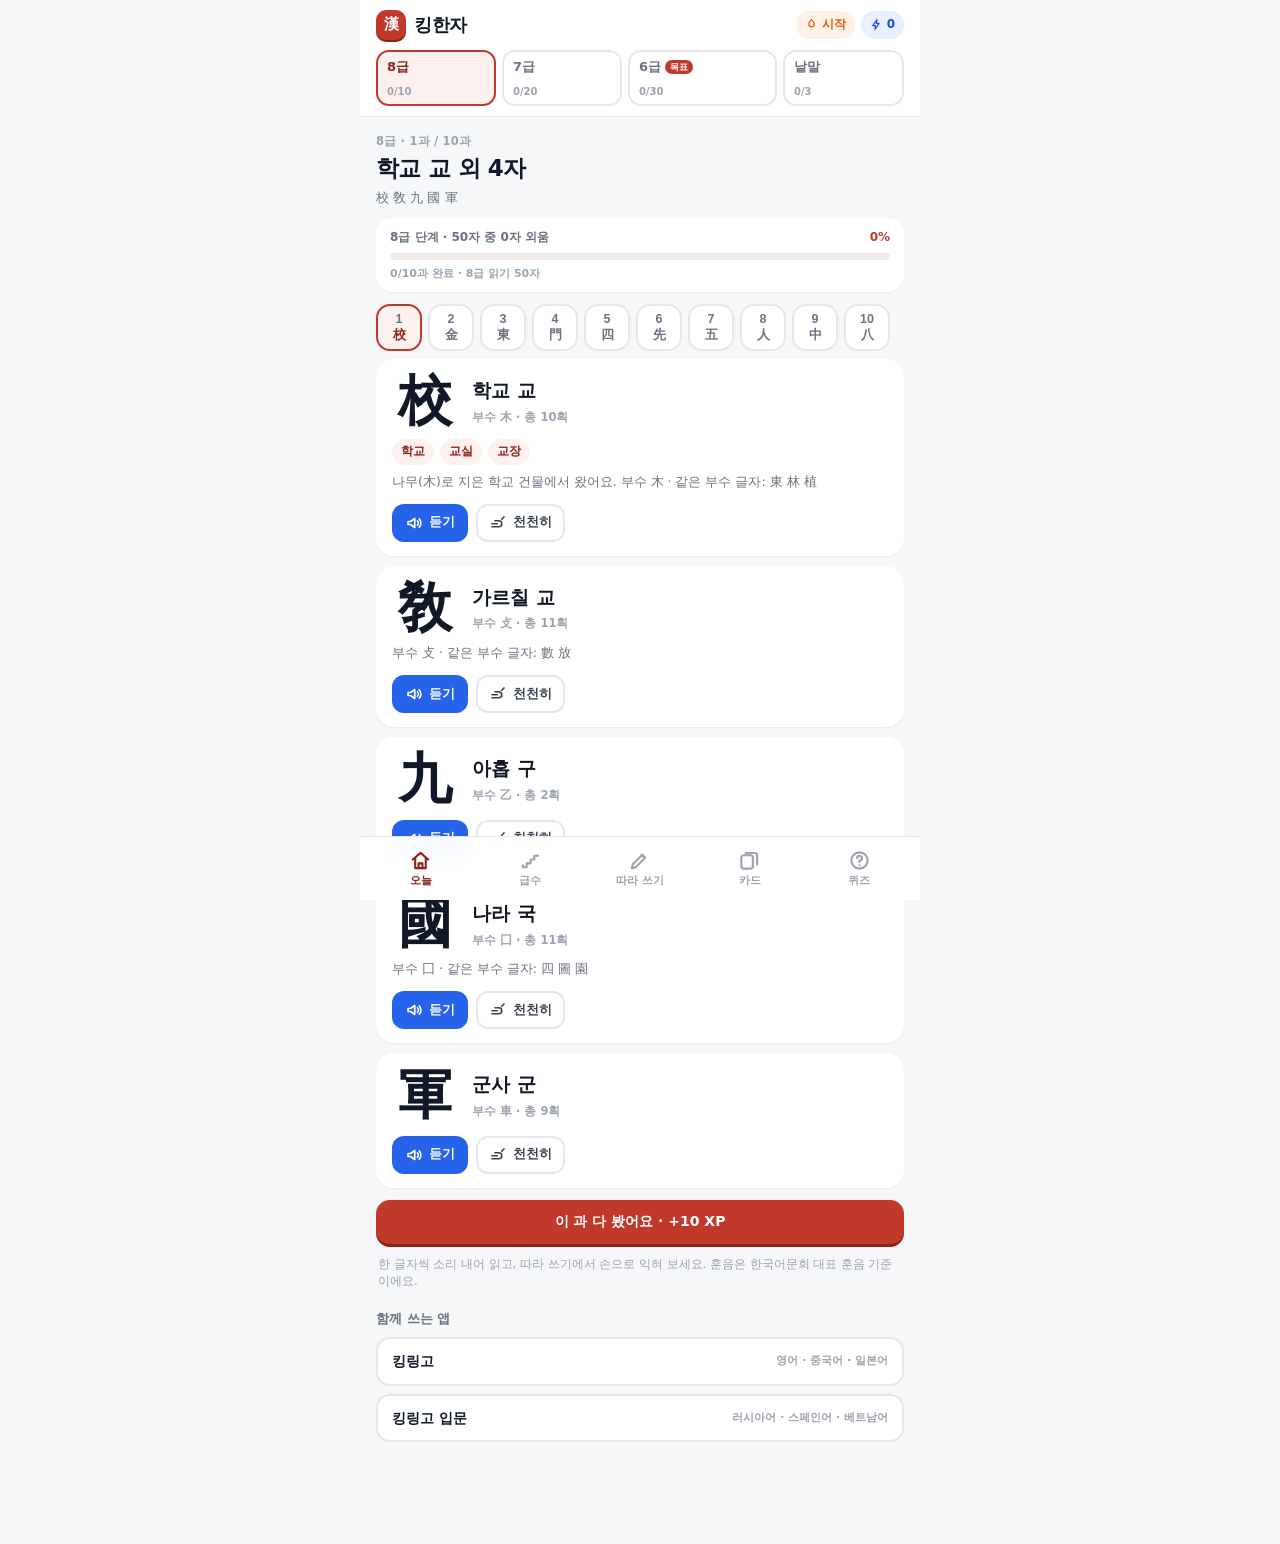
<file: hanja/index.html>
<!doctype html>
<html lang="ko">
<head>
  <meta charset="utf-8">
  <title>킹한자 — 한자 읽기·쓰기</title>
  <meta name="viewport" content="width=device-width, initial-scale=1, maximum-scale=1, user-scalable=no, viewport-fit=cover">
  <meta name="description" content="한국어문회 배정한자 8급·7급·6급 300자를 급수별 단계로 익히고, 손가락으로 따라 쓰며 배우는 한자 학습 앱.">
  <meta name="theme-color" content="#c0392b">
  <meta name="color-scheme" content="light">
  <meta name="format-detection" content="telephone=no">

  <meta name="apple-mobile-web-app-capable" content="yes">
  <meta name="mobile-web-app-capable" content="yes">
  <meta name="apple-mobile-web-app-status-bar-style" content="default">
  <meta name="apple-mobile-web-app-title" content="킹한자">

  <link rel="manifest" href="./manifest.json">
  <link rel="icon" type="image/png" sizes="192x192" href="./icon-192.png">
  <link rel="apple-touch-icon" sizes="180x180" href="./icon-180.png">
  <link rel="apple-touch-icon" sizes="192x192" href="./icon-192.png">
  <link rel="stylesheet" href="./css/styles.css">
</head>
<body data-app="hanja">
  <div class="app">
    <header id="topbar" class="topbar"></header>
    <main id="main" class="main" tabindex="-1">
      <div class="day-head"><p class="eyebrow">킹한자</p><h1 class="day-title">불러오는 중…</h1></div>
    </main>
    <nav id="tabbar" class="tabbar" aria-label="주요 메뉴"></nav>
  </div>

  <noscript><div class="noscript">킹한자는 자바스크립트가 필요해요.</div></noscript>

  <script src="./js/data.js"></script>
  <script src="./js/app.js"></script>
</body>
</html>
</file>
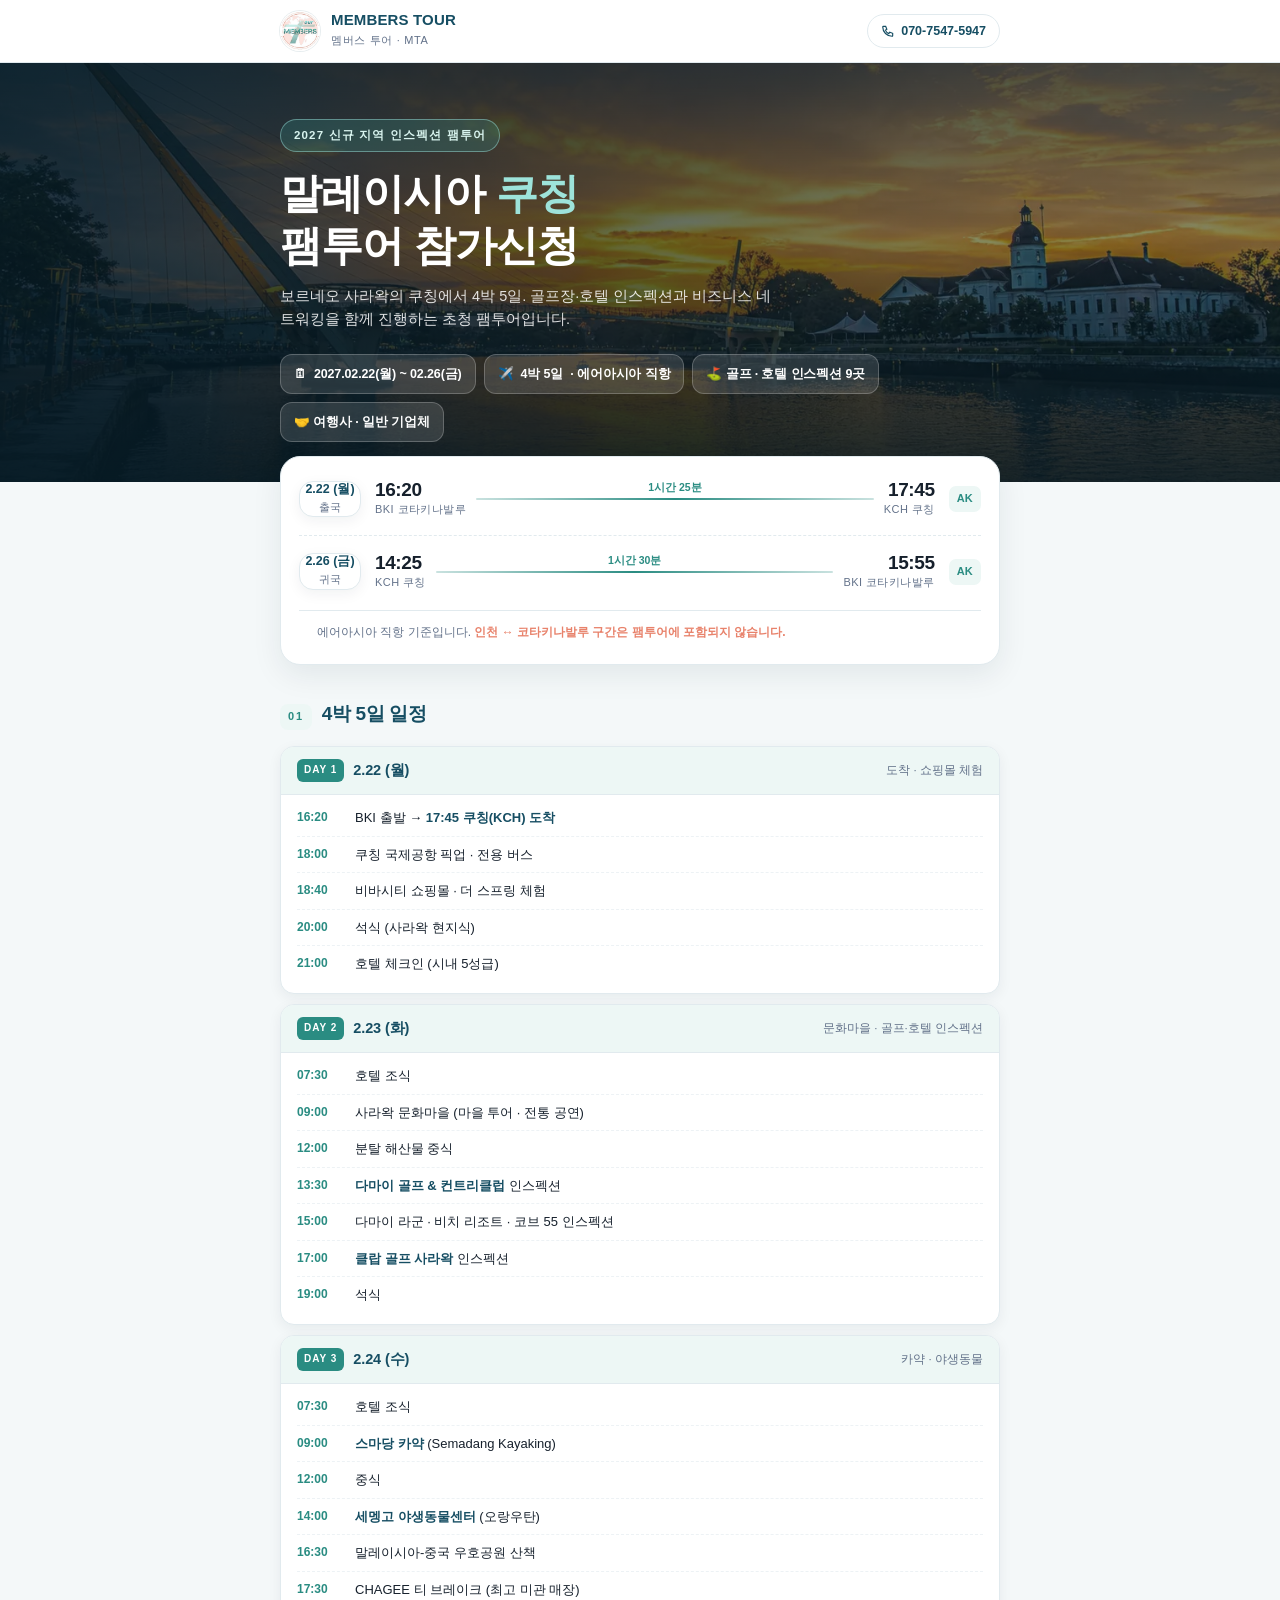
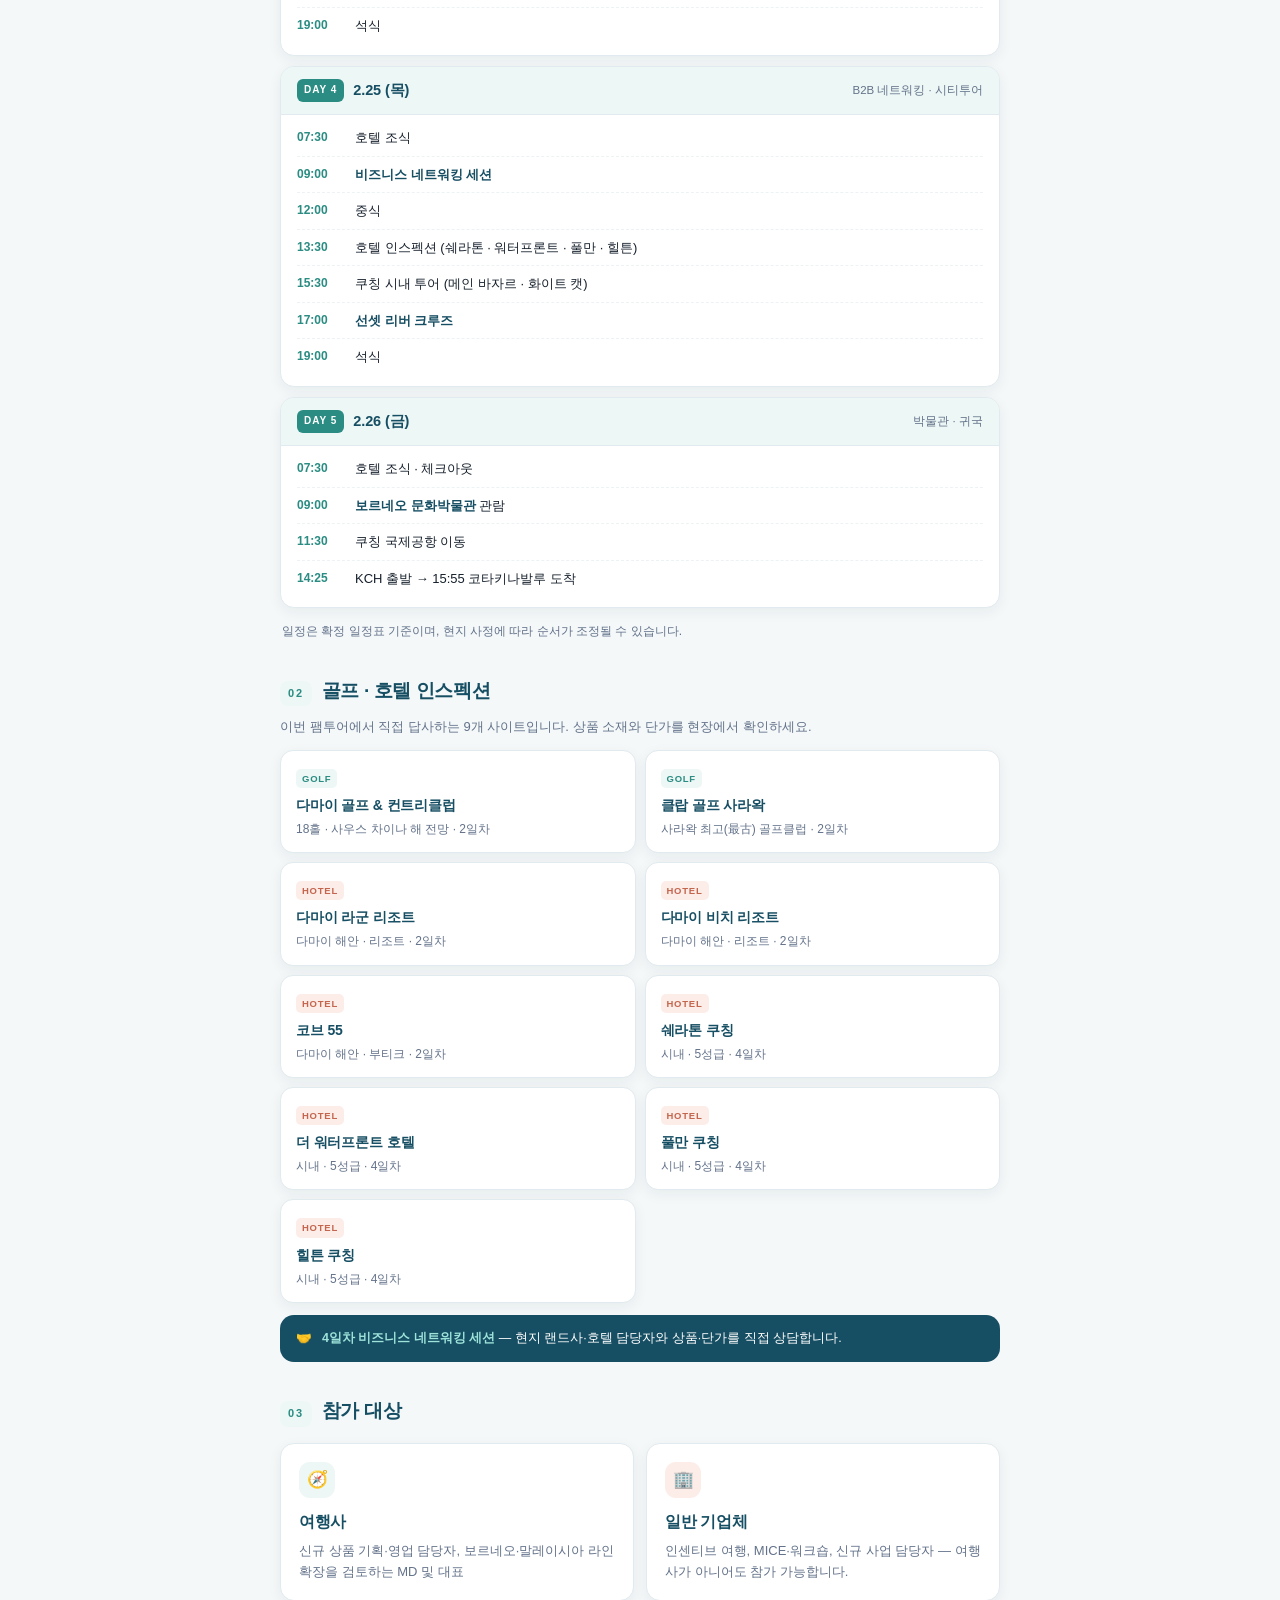
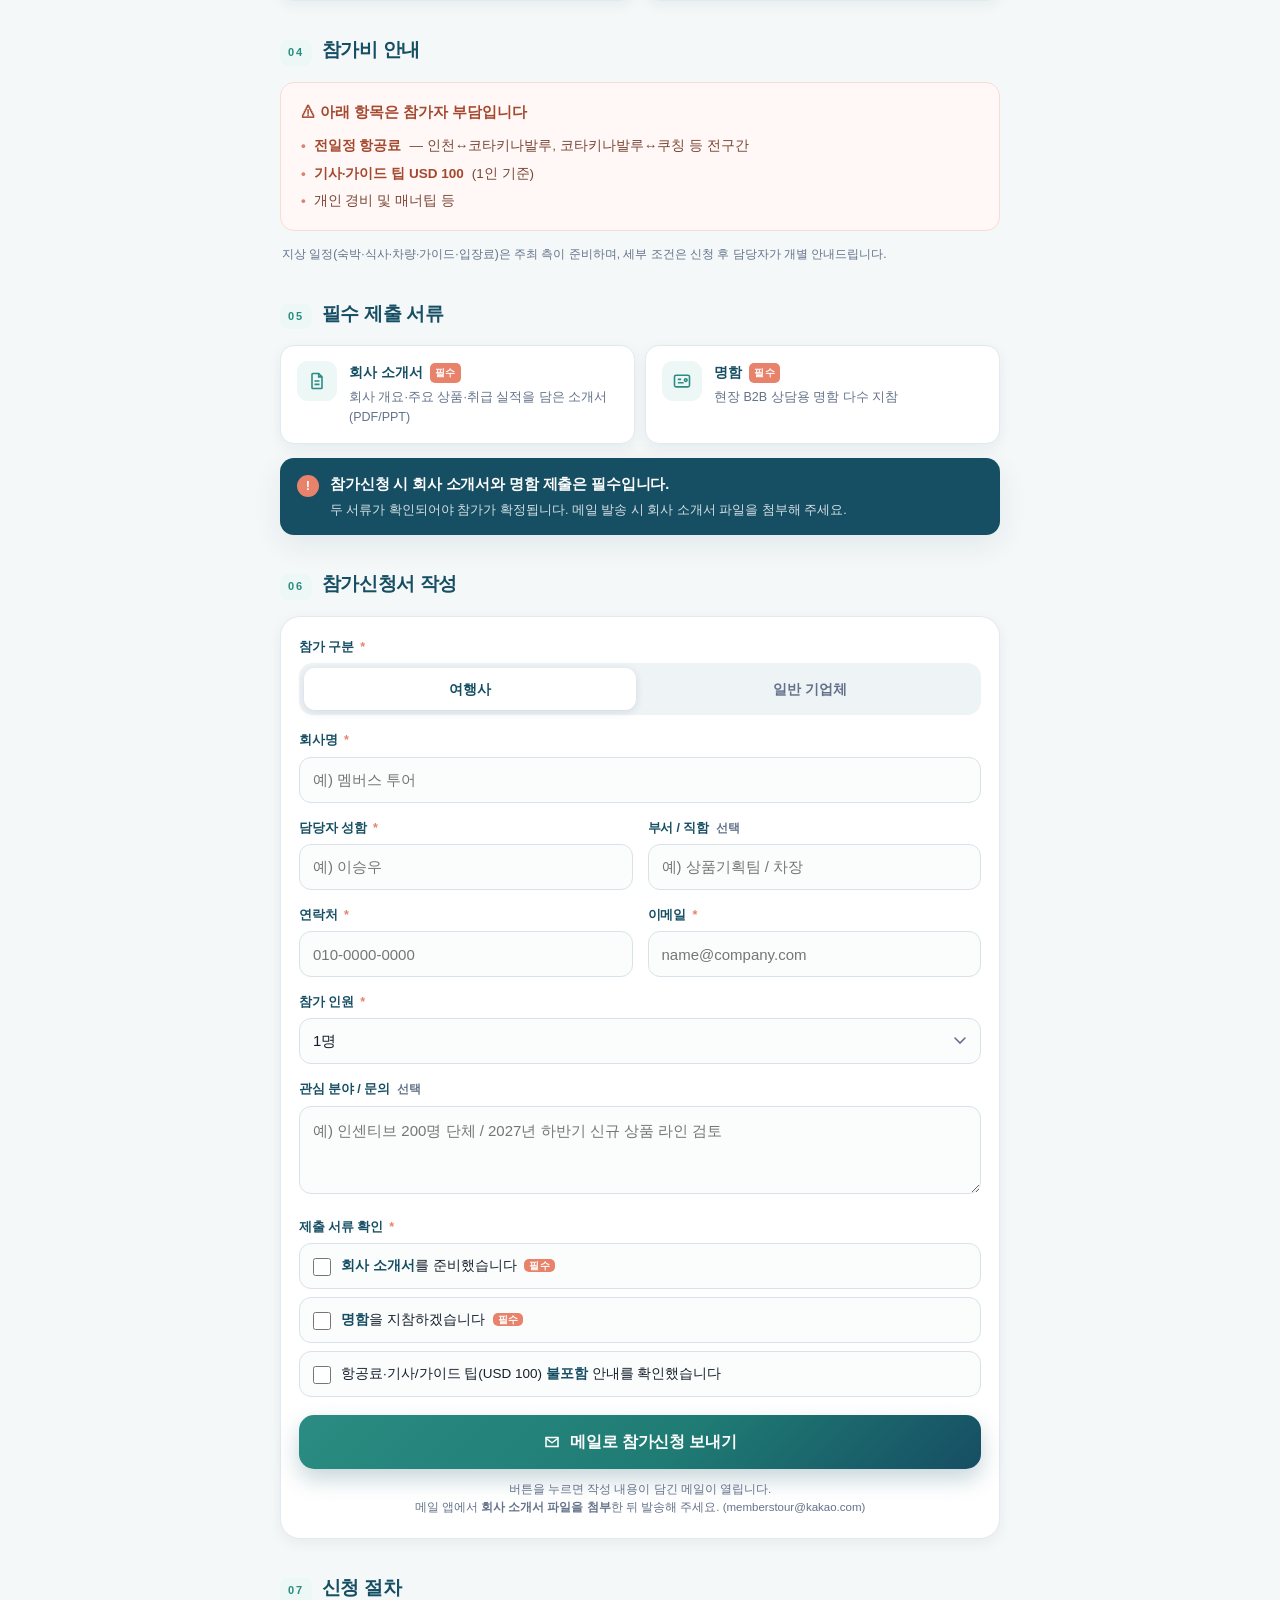
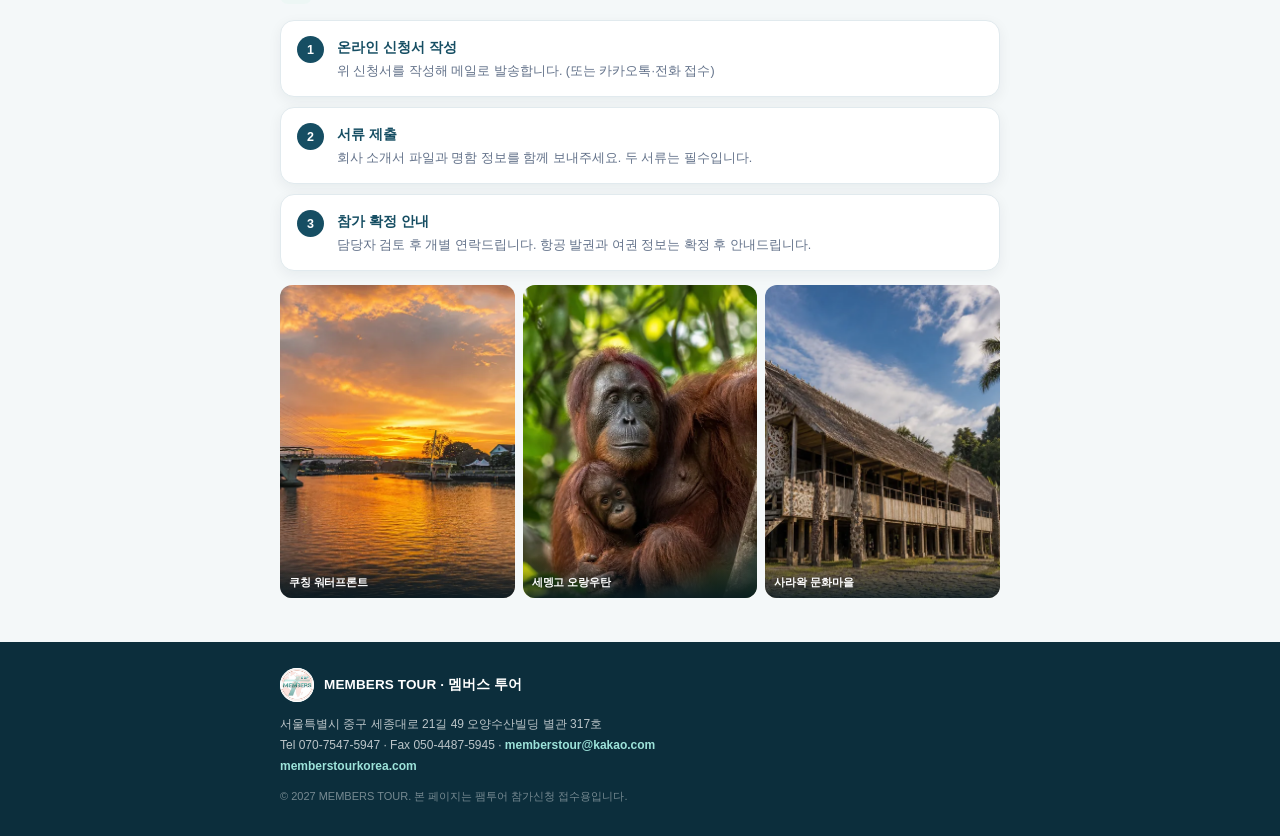
<file: kuching-fam.html>
<!DOCTYPE html>
<html lang="ko">
<head>
<meta charset="utf-8">
<meta name="viewport" content="width=device-width, initial-scale=1, viewport-fit=cover">
<title>2027 쿠칭 팸투어 참가신청 | MEMBERS TOUR 멤버스 투어</title>
<meta name="description" content="2027년 2월 22일~26일, 말레이시아 보르네오 쿠칭(사라왁) 4박 5일 골프·호텔 인스펙션 팸투어 참가신청. 여행사 및 일반 기업체 참가 가능. 회사 소개서와 명함 필수.">
<meta name="theme-color" content="#164E63">
<link rel="canonical" href="https://memberstourkorea.com/kuching-fam.html">
<meta property="og:title" content="2027 말레이시아 쿠칭 팸투어 참가신청 | MEMBERS TOUR">
<meta property="og:description" content="2027.02.22(월)~02.26(금) 4박 5일 · 에어아시아 직항(BKI–KCH) · 골프·호텔 인스펙션 · 여행사·기업체 참가 가능">
<meta property="og:url" content="https://memberstourkorea.com/kuching-fam.html">
<meta property="og:image" content="images/kuching-hero.webp">
<meta property="og:type" content="website">
<link rel="apple-touch-icon" href="[data-uri]">
<style>
:root{
  --navy:#164E63; --navy-deep:#0C2E3C; --navy-2:#1B5E96;
  --teal:#2A8C82; --teal-2:#38A39D; --teal-soft:#EDF7F5;
  --accent:#E8826B; --accent-soft:#FDEDE8;
  --ink:#16202C; --muted:#63728A; --line:#E1EAEE;
  --bg:#F4F8F9; --card:#FFFFFF; --ok:#127C5B; --danger:#B4413A;
  --radius:20px; --radius-sm:14px;
  --shadow:0 10px 30px rgba(11,34,57,.08); --shadow-sm:0 4px 14px rgba(11,34,57,.06);
}
*,*::before,*::after{box-sizing:border-box}
html{-webkit-text-size-adjust:100%;scroll-behavior:smooth}
body{
  margin:0;background:var(--bg);color:var(--ink);
  font-family:-apple-system,BlinkMacSystemFont,"Segoe UI","Apple SD Gothic Neo","Malgun Gothic","Noto Sans KR","Helvetica Neue",Arial,sans-serif;
  font-size:16px;line-height:1.62;-webkit-font-smoothing:antialiased;
}
img{display:block;max-width:100%}
a{color:inherit;text-decoration:none}
h1,h2,h3,h4,p{margin:0}
ul{margin:0;padding:0;list-style:none}
button{font:inherit;color:inherit;background:none;border:0;cursor:pointer}
input,select,textarea{font:inherit;color:inherit}
.wrap{width:100%;max-width:760px;margin:0 auto;padding:0 20px}

/* ---------- header ---------- */
.hdr{position:sticky;top:0;z-index:50;background:rgba(255,255,255,.95);backdrop-filter:saturate(180%) blur(12px);border-bottom:1px solid var(--line);padding-top:env(safe-area-inset-top)}
.hdr-in{display:flex;align-items:center;gap:11px;height:62px;max-width:760px;margin:0 auto;padding:0 20px}
.mark{width:40px;height:40px;flex:0 0 40px;border-radius:50%;overflow:hidden;box-shadow:0 0 0 1px rgba(22,78,99,.10);background:#fff}
.mark img{width:100%;height:100%;object-fit:cover}
.brand-txt strong{display:block;font-size:15px;letter-spacing:.01em;color:var(--navy);line-height:1.1}
.brand-txt small{display:block;font-size:11px;color:var(--muted);letter-spacing:.06em;margin-top:3px}
.hdr-tel{margin-left:auto;display:inline-flex;align-items:center;gap:6px;height:34px;padding:0 13px;border-radius:999px;border:1px solid var(--line);background:#fff;font-size:12.5px;font-weight:700;color:var(--navy);white-space:nowrap}
.hdr-tel svg{width:14px;height:14px}

/* ---------- hero ---------- */
.hero{position:relative;color:#fff;overflow:hidden;background:var(--navy-deep)}
.hero-bg{position:absolute;inset:0;background:url("images/kuching-hero.webp") center 42%/cover no-repeat;transform:scale(1.01)}
.hero-bg::after{content:"";position:absolute;inset:0;background:
  linear-gradient(180deg,rgba(6,26,36,.68) 0%,rgba(6,26,36,.42) 42%,rgba(6,26,36,.90) 100%),
  linear-gradient(96deg,rgba(6,26,36,.72),rgba(6,26,36,.10) 78%)}
.hero-in{position:relative;padding:56px 0 40px}
.pill{display:inline-flex;align-items:center;gap:8px;padding:6px 13px;border-radius:999px;background:rgba(56,163,157,.22);border:1px solid rgba(160,231,224,.45);font-size:11.5px;font-weight:800;letter-spacing:.10em;color:#D9F4EF}
.hero h1{margin:16px 0 0;font-size:clamp(27px,6.6vw,42px);line-height:1.24;letter-spacing:-.022em;font-weight:800}
.hero h1 em{font-style:normal;color:#9DE3DA}
.hero .lead{margin:13px 0 0;font-size:14.5px;color:rgba(255,255,255,.86);max-width:34em}
.chips{display:flex;flex-wrap:wrap;gap:8px;margin-top:22px}
.chip{display:inline-flex;align-items:center;gap:7px;padding:9px 13px;border-radius:12px;background:rgba(255,255,255,.13);border:1px solid rgba(255,255,255,.22);font-size:12.5px;font-weight:700;letter-spacing:-.01em}
.chip b{font-weight:800;color:#fff}

/* ---------- sections ---------- */
section{padding:34px 0}
.sec-head{display:flex;align-items:baseline;gap:10px;margin-bottom:16px}
.sec-head .num{font-size:11px;font-weight:800;letter-spacing:.16em;color:var(--teal);background:var(--teal-soft);border-radius:8px;padding:4px 8px}
.sec-head h2{font-size:19px;letter-spacing:-.02em;font-weight:800;color:var(--navy)}
.card{background:var(--card);border:1px solid var(--line);border-radius:var(--radius);box-shadow:var(--shadow-sm)}

/* flight */
.flight{padding:6px 18px;margin-top:-26px;position:relative;box-shadow:var(--shadow);border-radius:var(--radius)}
.leg{display:flex;align-items:center;gap:14px;padding:16px 0}
.leg + .leg{border-top:1px dashed var(--line)}
.leg .day{flex:0 0 62px;text-align:center}
.leg .day b{display:block;font-size:12.5px;color:var(--navy);font-weight:800;line-height:1.2}
.leg .day span{display:block;font-size:11px;color:var(--muted);margin-top:2px}
.leg .pts{flex:1 1 auto;display:flex;align-items:center;gap:10px;min-width:0}
.pt{flex:0 0 auto}
.pt b{display:block;font-size:19px;font-weight:800;letter-spacing:-.02em;color:var(--ink);line-height:1.15}
.pt span{display:block;font-size:11px;color:var(--muted);letter-spacing:.04em}
.link{flex:1 1 auto;position:relative;height:2px;background:linear-gradient(90deg,rgba(42,140,130,.25),var(--teal),rgba(42,140,130,.25));border-radius:2px;min-width:40px}
.link em{position:absolute;top:-19px;left:50%;transform:translateX(-50%);font-size:10.5px;font-style:normal;color:var(--teal);font-weight:800;white-space:nowrap;background:#fff;padding:0 4px}
.leg .no{flex:0 0 auto;font-size:11px;font-weight:800;color:var(--teal);background:var(--teal-soft);padding:4px 8px;border-radius:7px;letter-spacing:.02em}
.note{margin-top:2px;padding:12px 18px 16px;font-size:12px;color:var(--muted);border-top:1px solid var(--line)}
.note b{color:var(--accent);font-weight:800}

/* audience */
.duo{display:grid;gap:12px;margin-top:4px}
@media(min-width:620px){.duo{grid-template-columns:1fr 1fr}}
.aud{padding:18px;border-radius:var(--radius-sm);background:#fff;border:1px solid var(--line);box-shadow:var(--shadow-sm)}
.aud i{display:inline-grid;place-items:center;width:36px;height:36px;border-radius:11px;background:var(--teal-soft);color:var(--teal);font-style:normal;font-size:17px}
.aud h3{margin:11px 0 6px;font-size:15.5px;font-weight:800;color:var(--navy);letter-spacing:-.02em}
.aud p{font-size:13px;color:var(--muted)}
.aud.host i{background:var(--accent-soft);color:#C4654E}

/* cost box */
.cost{margin-top:14px;padding:18px 20px;border-radius:var(--radius-sm);background:#FFF8F6;border:1px solid #F8DCD3}
.cost h3{font-size:14.5px;font-weight:800;color:#A4492F;display:flex;align-items:center;gap:8px}
.cost ul{margin-top:10px;display:grid;gap:6px}
.cost li{font-size:13.5px;color:#7A4636;display:flex;gap:8px}
.cost li::before{content:"•";color:#D9836C;font-weight:900}
.cost li b{color:#A4492F}

/* required docs */
.docs{margin-top:12px;display:grid;gap:10px}
@media(min-width:620px){.docs{grid-template-columns:1fr 1fr}}
.doc{display:flex;gap:12px;padding:15px 16px;border-radius:var(--radius-sm);background:#fff;border:1px solid var(--line);box-shadow:var(--shadow-sm)}
.doc .ico{flex:0 0 40px;width:40px;height:40px;border-radius:11px;display:grid;place-items:center;background:var(--teal-soft);color:var(--teal)}
.doc .ico svg{width:20px;height:20px}
.doc h4{font-size:14px;font-weight:800;color:var(--navy);display:flex;align-items:center;gap:7px}
.doc h4 span{font-size:10px;font-weight:900;letter-spacing:.06em;color:#fff;background:var(--accent);border-radius:5px;padding:2px 5px}
.doc p{font-size:12.5px;color:var(--muted);margin-top:3px}

/* alert */
.alert{display:flex;gap:11px;margin-top:14px;padding:15px 17px;border-radius:var(--radius-sm);background:var(--navy);color:#fff;box-shadow:var(--shadow)}
.alert b{display:block;font-size:14.5px;font-weight:800;letter-spacing:-.01em}
.alert p{font-size:12.5px;color:rgba(255,255,255,.82);margin-top:4px}
.alert .warn{flex:0 0 auto;width:22px;height:22px;border-radius:50%;background:var(--accent);display:grid;place-items:center;font-weight:900;font-size:13px;margin-top:2px}

/* form */
form.card{padding:20px 18px 22px;margin-top:2px}
.field{margin-bottom:15px}
.field > label{display:block;font-size:12.5px;font-weight:800;color:var(--navy);margin-bottom:6px;letter-spacing:-.01em}
.field > label .req{color:var(--accent);margin-left:3px}
.field > label .opt{color:var(--muted);font-weight:600;font-size:11.5px;margin-left:4px}
.inp{width:100%;height:46px;padding:0 13px;border-radius:12px;border:1px solid #D8E2E8;background:#FBFDFD;font-size:15px;transition:border-color .15s,box-shadow .15s}
.inp:focus{outline:none;border-color:var(--teal-2);box-shadow:0 0 0 3px rgba(56,163,157,.16);background:#fff}
textarea.inp{height:auto;min-height:88px;padding:12px 13px;resize:vertical;line-height:1.55}
select.inp{appearance:none;background-image:url("[data-uri]");background-repeat:no-repeat;background-position:right 14px center}
.row2{display:grid;gap:15px}
@media(min-width:560px){.row2{grid-template-columns:1fr 1fr}}
.seg2{display:grid;grid-template-columns:1fr 1fr;gap:8px;background:#EEF3F6;padding:5px;border-radius:14px}
.seg2 button{height:42px;border-radius:11px;font-size:14px;font-weight:800;color:var(--muted);letter-spacing:-.01em}
.seg2 button.on{background:#fff;color:var(--navy);box-shadow:0 2px 8px rgba(11,34,57,.12)}
.checks{display:grid;gap:8px;margin-top:2px}
.check{display:flex;align-items:flex-start;gap:10px;padding:12px 13px;border-radius:12px;border:1px solid #D8E2E8;background:#FBFDFD;cursor:pointer;font-size:13.5px;line-height:1.45}
.check input{margin:2px 0 0;width:18px;height:18px;accent-color:var(--teal);flex:0 0 18px}
.check b{color:var(--navy)}
.check .tag{font-size:10px;font-weight:900;color:#fff;background:var(--accent);border-radius:5px;padding:1px 5px;margin-left:4px;vertical-align:1px;letter-spacing:.04em}
.check.on{border-color:var(--teal-2);background:var(--teal-soft)}
.btn{display:flex;align-items:center;justify-content:center;gap:9px;width:100%;height:54px;margin-top:18px;border-radius:15px;background:linear-gradient(135deg,var(--teal) 0%,#1F7C74 55%,var(--navy) 100%);color:#fff;font-size:16px;font-weight:800;letter-spacing:-.01em;box-shadow:0 10px 22px rgba(22,78,99,.24)}
.btn:active{transform:translateY(1px)}
.btn svg{width:18px;height:18px}
.btn.ghost{background:#fff;color:var(--navy);border:1px solid #CFDDE3;box-shadow:none;height:48px;font-size:14px;margin-top:10px}
.fine{font-size:11.5px;color:var(--muted);text-align:center;margin-top:12px;line-height:1.55}
.err{display:none;margin-top:10px;padding:11px 13px;border-radius:11px;background:#FDECEA;color:#A03028;font-size:12.5px;font-weight:700;border:1px solid #F6C9C4}
.err.show{display:block}

/* result */
.result{display:none;margin-top:16px;padding:20px;border-radius:var(--radius);background:#fff;border:1px solid var(--teal-2);box-shadow:var(--shadow)}
.result.show{display:block;animation:up .2s ease-out}
@keyframes up{from{opacity:0;transform:translateY(6px)}to{opacity:1;transform:none}}
.result h3{font-size:15.5px;font-weight:800;color:var(--navy);display:flex;align-items:center;gap:8px}
.result h3 em{font-style:normal;display:grid;place-items:center;width:22px;height:22px;border-radius:50%;background:var(--ok);color:#fff;font-size:12px}
.result p{font-size:13px;color:var(--muted);margin-top:7px}
.copy{width:100%;margin-top:12px;min-height:190px;padding:14px;border-radius:12px;border:1px solid var(--line);background:#F7FAFB;font-family:ui-monospace,SFMono-Regular,Menlo,monospace;font-size:12.5px;line-height:1.65;color:#2A3B4B;white-space:pre-wrap;resize:vertical}

/* steps */
.steps{display:grid;gap:10px;margin-top:4px}
.step{display:flex;gap:13px;padding:15px 16px;border-radius:var(--radius-sm);background:#fff;border:1px solid var(--line);box-shadow:var(--shadow-sm)}
.step .n{flex:0 0 27px;width:27px;height:27px;border-radius:50%;background:var(--navy);color:#fff;display:grid;place-items:center;font-size:12.5px;font-weight:800}
.step h4{font-size:14px;font-weight:800;color:var(--navy)}
.step p{font-size:12.5px;color:var(--muted);margin-top:2px}

/* photos strip */
.strip{display:grid;grid-template-columns:repeat(3,1fr);gap:8px;margin-top:14px}
.strip figure{position:relative;margin:0;border-radius:12px;overflow:hidden;aspect-ratio:3/4;background:#DCE7EC}
.strip img{width:100%;height:100%;object-fit:cover}
.strip figcaption{position:absolute;left:0;right:0;bottom:0;padding:18px 9px 8px;background:linear-gradient(180deg,transparent,rgba(6,26,36,.82));color:#fff;font-size:10.5px;font-weight:800;letter-spacing:-.01em;line-height:1.3}

/* itinerary */
.itin{display:grid;gap:10px}
.day{background:#fff;border:1px solid var(--line);border-radius:var(--radius-sm);box-shadow:var(--shadow-sm);overflow:hidden}
.day-h{display:flex;align-items:center;gap:9px;flex-wrap:wrap;padding:12px 16px;background:var(--teal-soft);border-bottom:1px solid var(--line)}
.day-h .dnum{font-size:10px;font-weight:900;letter-spacing:.1em;color:#fff;background:var(--teal);border-radius:6px;padding:3px 7px}
.day-h b{font-size:14.5px;color:var(--navy);letter-spacing:-.01em}
.day-h em{font-style:normal;font-size:11.5px;color:var(--muted);margin-left:auto}
.day-b{padding:5px 16px 11px}
.trow{display:flex;gap:12px;padding:8px 0;border-top:1px dashed #EDF2F5}
.trow:first-child{border-top:0}
.trow time{flex:0 0 46px;font-size:12px;font-weight:800;color:var(--teal);font-variant-numeric:tabular-nums}
.trow p{font-size:13px;color:var(--ink);line-height:1.5}
.trow p b{color:var(--navy)}

/* inspection */
.sec-lead{font-size:13px;color:var(--muted);margin:-6px 0 12px}
.insp{display:grid;gap:9px}
@media(min-width:620px){.insp{grid-template-columns:1fr 1fr}}
.insp-card{padding:13px 15px;border-radius:13px;background:#fff;border:1px solid var(--line);box-shadow:var(--shadow-sm)}
.insp-card .tag{display:inline-block;font-size:9.5px;font-weight:900;letter-spacing:.08em;color:var(--teal);background:var(--teal-soft);border-radius:5px;padding:2px 6px;margin-bottom:6px}
.insp-card.hotel .tag{color:#C4654E;background:var(--accent-soft)}
.insp-card b{display:block;font-size:14px;color:var(--navy);letter-spacing:-.01em}
.insp-card p{font-size:12px;color:var(--muted);margin-top:3px}
.b2b{display:flex;gap:10px;margin-top:12px;padding:14px 16px;border-radius:var(--radius-sm);background:var(--navy);color:#fff;font-size:12.5px;line-height:1.55}
.b2b b{font-weight:800;color:#9DE3DA}

/* footer */
footer{margin-top:10px;padding:26px 0 calc(30px + env(safe-area-inset-bottom));background:var(--navy-deep);color:rgba(255,255,255,.72);font-size:12px}
footer .frow{display:flex;align-items:center;gap:10px;margin-bottom:12px}
footer .mark{width:34px;height:34px;flex:0 0 34px}
footer strong{color:#fff;font-size:13.5px;letter-spacing:.01em}
footer p{line-height:1.75}
footer a{color:#9DE3DA;font-weight:700}
.desk{display:none}
@media(min-width:760px){.desk{display:block}}
</style>
</head>
<body>

<header class="hdr">
  <div class="hdr-in">
    <span class="mark"><img src="[data-uri]" alt="MEMBERS TOUR"></span>
    <span class="brand-txt">
      <strong>MEMBERS TOUR</strong>
      <small>멤버스 투어 · MTA</small>
    </span>
    <a class="hdr-tel" href="tel:07075475947">
      <svg viewBox="0 0 24 24" fill="none" stroke="currentColor" stroke-width="2"><path d="M4 4h4l2 5-2.5 1.5a11 11 0 0 0 6 6L15 14l5 2v4a1 1 0 0 1-1 1A16 16 0 0 1 3 5a1 1 0 0 1 1-1z"/></svg>
      070-7547-5947
    </a>
  </div>
</header>

<div class="hero">
  <div class="hero-bg"></div>
  <div class="hero-in">
    <div class="wrap">
      <span class="pill">2027 신규 지역 인스펙션 팸투어</span>
      <h1>말레이시아 <em>쿠칭</em><br>팸투어 참가신청</h1>
      <p class="lead">보르네오 사라왁의 쿠칭에서 4박 5일. 골프장·호텔 인스펙션과 비즈니스 네트워킹을 함께 진행하는 초청 팸투어입니다.</p>
      <div class="chips">
        <span class="chip">🗓 <b>2027.02.22(월) ~ 02.26(금)</b></span>
        <span class="chip">✈️ <b>4박 5일</b> · 에어아시아 직항</span>
        <span class="chip">⛳ 골프 · 호텔 인스펙션 9곳</span>
        <span class="chip">🤝 여행사 · 일반 기업체</span>
      </div>
    </div>
  </div>
</div>

<div class="wrap">
  <div class="card flight">
    <div class="leg">
      <div class="day"><b>2.22 (월)</b><span>출국</span></div>
      <div class="pts">
        <div class="pt"><b>16:20</b><span>BKI 코타키나발루</span></div>
        <div class="link"><em>1시간 25분</em></div>
        <div class="pt" style="text-align:right"><b>17:45</b><span>KCH 쿠칭</span></div>
      </div>
      <span class="no">AK</span>
    </div>
    <div class="leg">
      <div class="day"><b>2.26 (금)</b><span>귀국</span></div>
      <div class="pts">
        <div class="pt"><b>14:25</b><span>KCH 쿠칭</span></div>
        <div class="link"><em>1시간 30분</em></div>
        <div class="pt" style="text-align:right"><b>15:55</b><span>BKI 코타키나발루</span></div>
      </div>
      <span class="no">AK</span>
    </div>
    <div class="note">에어아시아 직항 기준입니다. <b>인천 ↔ 코타키나발루 구간은 팸투어에 포함되지 않습니다.</b></div>
  </div>

  <section>
    <div class="sec-head"><span class="num">01</span><h2>4박 5일 일정</h2></div>
    <div class="itin">
      <article class="day">
        <header class="day-h"><span class="dnum">DAY 1</span><b>2.22 (월)</b><em>도착 · 쇼핑몰 체험</em></header>
        <div class="day-b">
          <div class="trow"><time>16:20</time><p>BKI 출발 → <b>17:45 쿠칭(KCH) 도착</b></p></div>
          <div class="trow"><time>18:00</time><p>쿠칭 국제공항 픽업 · 전용 버스</p></div>
          <div class="trow"><time>18:40</time><p>비바시티 쇼핑몰 · 더 스프링 체험</p></div>
          <div class="trow"><time>20:00</time><p>석식 (사라왁 현지식)</p></div>
          <div class="trow"><time>21:00</time><p>호텔 체크인 (시내 5성급)</p></div>
        </div>
      </article>
      <article class="day">
        <header class="day-h"><span class="dnum">DAY 2</span><b>2.23 (화)</b><em>문화마을 · 골프·호텔 인스펙션</em></header>
        <div class="day-b">
          <div class="trow"><time>07:30</time><p>호텔 조식</p></div>
          <div class="trow"><time>09:00</time><p>사라왁 문화마을 (마을 투어 · 전통 공연)</p></div>
          <div class="trow"><time>12:00</time><p>분탈 해산물 중식</p></div>
          <div class="trow"><time>13:30</time><p><b>다마이 골프 & 컨트리클럽</b> 인스펙션</p></div>
          <div class="trow"><time>15:00</time><p>다마이 라군 · 비치 리조트 · 코브 55 인스펙션</p></div>
          <div class="trow"><time>17:00</time><p><b>클랍 골프 사라왁</b> 인스펙션</p></div>
          <div class="trow"><time>19:00</time><p>석식</p></div>
        </div>
      </article>
      <article class="day">
        <header class="day-h"><span class="dnum">DAY 3</span><b>2.24 (수)</b><em>카약 · 야생동물</em></header>
        <div class="day-b">
          <div class="trow"><time>07:30</time><p>호텔 조식</p></div>
          <div class="trow"><time>09:00</time><p><b>스마당 카약</b> (Semadang Kayaking)</p></div>
          <div class="trow"><time>12:00</time><p>중식</p></div>
          <div class="trow"><time>14:00</time><p><b>세멩고 야생동물센터</b> (오랑우탄)</p></div>
          <div class="trow"><time>16:30</time><p>말레이시아-중국 우호공원 산책</p></div>
          <div class="trow"><time>17:30</time><p>CHAGEE 티 브레이크 (최고 미관 매장)</p></div>
          <div class="trow"><time>19:00</time><p>석식</p></div>
        </div>
      </article>
      <article class="day">
        <header class="day-h"><span class="dnum">DAY 4</span><b>2.25 (목)</b><em>B2B 네트워킹 · 시티투어</em></header>
        <div class="day-b">
          <div class="trow"><time>07:30</time><p>호텔 조식</p></div>
          <div class="trow"><time>09:00</time><p><b>비즈니스 네트워킹 세션</b></p></div>
          <div class="trow"><time>12:00</time><p>중식</p></div>
          <div class="trow"><time>13:30</time><p>호텔 인스펙션 (쉐라톤 · 워터프론트 · 풀만 · 힐튼)</p></div>
          <div class="trow"><time>15:30</time><p>쿠칭 시내 투어 (메인 바자르 · 화이트 캣)</p></div>
          <div class="trow"><time>17:00</time><p><b>선셋 리버 크루즈</b></p></div>
          <div class="trow"><time>19:00</time><p>석식</p></div>
        </div>
      </article>
      <article class="day">
        <header class="day-h"><span class="dnum">DAY 5</span><b>2.26 (금)</b><em>박물관 · 귀국</em></header>
        <div class="day-b">
          <div class="trow"><time>07:30</time><p>호텔 조식 · 체크아웃</p></div>
          <div class="trow"><time>09:00</time><p><b>보르네오 문화박물관</b> 관람</p></div>
          <div class="trow"><time>11:30</time><p>쿠칭 국제공항 이동</p></div>
          <div class="trow"><time>14:25</time><p>KCH 출발 → 15:55 코타키나발루 도착</p></div>
        </div>
      </article>
    </div>
    <div class="note" style="border:0;padding:12px 2px 0">일정은 확정 일정표 기준이며, 현지 사정에 따라 순서가 조정될 수 있습니다.</div>
  </section>

  <section style="padding-top:0">
    <div class="sec-head"><span class="num">02</span><h2>골프 · 호텔 인스펙션</h2></div>
    <p class="sec-lead">이번 팸투어에서 직접 답사하는 9개 사이트입니다. 상품 소재와 단가를 현장에서 확인하세요.</p>
    <div class="insp">
      <div class="insp-card">
        <span class="tag">GOLF</span>
        <b>다마이 골프 & 컨트리클럽</b>
        <p>18홀 · 사우스 차이나 해 전망 · 2일차</p>
      </div>
      <div class="insp-card">
        <span class="tag">GOLF</span>
        <b>클랍 골프 사라왁</b>
        <p>사라왁 최고(最古) 골프클럽 · 2일차</p>
      </div>
      <div class="insp-card hotel">
        <span class="tag">HOTEL</span>
        <b>다마이 라군 리조트</b>
        <p>다마이 해안 · 리조트 · 2일차</p>
      </div>
      <div class="insp-card hotel">
        <span class="tag">HOTEL</span>
        <b>다마이 비치 리조트</b>
        <p>다마이 해안 · 리조트 · 2일차</p>
      </div>
      <div class="insp-card hotel">
        <span class="tag">HOTEL</span>
        <b>코브 55</b>
        <p>다마이 해안 · 부티크 · 2일차</p>
      </div>
      <div class="insp-card hotel">
        <span class="tag">HOTEL</span>
        <b>쉐라톤 쿠칭</b>
        <p>시내 · 5성급 · 4일차</p>
      </div>
      <div class="insp-card hotel">
        <span class="tag">HOTEL</span>
        <b>더 워터프론트 호텔</b>
        <p>시내 · 5성급 · 4일차</p>
      </div>
      <div class="insp-card hotel">
        <span class="tag">HOTEL</span>
        <b>풀만 쿠칭</b>
        <p>시내 · 5성급 · 4일차</p>
      </div>
      <div class="insp-card hotel">
        <span class="tag">HOTEL</span>
        <b>힐튼 쿠칭</b>
        <p>시내 · 5성급 · 4일차</p>
      </div>
    </div>
    <div class="b2b">
      <span>🤝</span>
      <span><b>4일차 비즈니스 네트워킹 세션</b> — 현지 랜드사·호텔 담당자와 상품·단가를 직접 상담합니다.</span>
    </div>
  </section>

  <section style="padding-top:0">
    <div class="sec-head"><span class="num">03</span><h2>참가 대상</h2></div>
    <div class="duo">
      <div class="aud">
        <i>🧭</i>
        <h3>여행사</h3>
        <p>신규 상품 기획·영업 담당자, 보르네오·말레이시아 라인 확장을 검토하는 MD 및 대표</p>
      </div>
      <div class="aud host">
        <i>🏢</i>
        <h3>일반 기업체</h3>
        <p>인센티브 여행, MICE·워크숍, 신규 사업 담당자 — 여행사가 아니어도 참가 가능합니다.</p>
      </div>
    </div>
  </section>

  <section style="padding-top:0">
    <div class="sec-head"><span class="num">04</span><h2>참가비 안내</h2></div>
    <div class="cost">
      <h3>⚠ 아래 항목은 참가자 부담입니다</h3>
      <ul>
        <li><b>전일정 항공료</b> — 인천↔코타키나발루, 코타키나발루↔쿠칭 등 전구간</li>
        <li><b>기사·가이드 팁 USD 100</b> (1인 기준)</li>
        <li>개인 경비 및 매너팁 등</li>
      </ul>
    </div>
    <div class="note" style="border:0;padding:12px 2px 0">지상 일정(숙박·식사·차량·가이드·입장료)은 주최 측이 준비하며, 세부 조건은 신청 후 담당자가 개별 안내드립니다.</div>
  </section>

  <section style="padding-top:0">
    <div class="sec-head"><span class="num">05</span><h2>필수 제출 서류</h2></div>
    <div class="docs">
      <div class="doc">
        <span class="ico"><svg viewBox="0 0 24 24" fill="none" stroke="currentColor" stroke-width="1.9"><path d="M14 3H7a1 1 0 0 0-1 1v16a1 1 0 0 0 1 1h10a1 1 0 0 0 1-1V7z"/><path d="M14 3v4h4M9 12h6M9 16h6"/></svg></span>
        <div><h4>회사 소개서 <span>필수</span></h4><p>회사 개요·주요 상품·취급 실적을 담은 소개서 (PDF/PPT)</p></div>
      </div>
      <div class="doc">
        <span class="ico"><svg viewBox="0 0 24 24" fill="none" stroke="currentColor" stroke-width="1.9"><rect x="3" y="5" width="18" height="14" rx="2"/><path d="M7 10h4M7 14h7M16.5 9.2a1.6 1.6 0 1 1 0 3.2 1.6 1.6 0 0 1 0-3.2z"/></svg></span>
        <div><h4>명함 <span>필수</span></h4><p>현장 B2B 상담용 명함 다수 지참</p></div>
      </div>
    </div>
    <div class="alert">
      <span class="warn">!</span>
      <div>
        <b>참가신청 시 회사 소개서와 명함 제출은 필수입니다.</b>
        <p>두 서류가 확인되어야 참가가 확정됩니다. 메일 발송 시 회사 소개서 파일을 첨부해 주세요.</p>
      </div>
    </div>
  </section>

  <section id="apply" style="padding-top:0">
    <div class="sec-head"><span class="num">06</span><h2>참가신청서 작성</h2></div>
    <form class="card" id="applyForm" novalidate>
      <div class="field">
        <label>참가 구분 <span class="req">*</span></label>
        <div class="seg2" id="segType">
          <button type="button" class="on" data-val="여행사">여행사</button>
          <button type="button" data-val="일반 기업체">일반 기업체</button>
        </div>
      </div>
      <div class="field">
        <label for="fCompany">회사명 <span class="req">*</span></label>
        <input class="inp" id="fCompany" name="company" placeholder="예) 멤버스 투어" autocomplete="organization">
      </div>
      <div class="row2">
        <div class="field">
          <label for="fName">담당자 성함 <span class="req">*</span></label>
          <input class="inp" id="fName" name="name" placeholder="예) 이승우" autocomplete="name">
        </div>
        <div class="field">
          <label for="fTitle">부서 / 직함 <span class="opt">선택</span></label>
          <input class="inp" id="fTitle" name="title" placeholder="예) 상품기획팀 / 차장">
        </div>
      </div>
      <div class="row2">
        <div class="field">
          <label for="fTel">연락처 <span class="req">*</span></label>
          <input class="inp" id="fTel" name="tel" inputmode="tel" placeholder="010-0000-0000" autocomplete="tel">
        </div>
        <div class="field">
          <label for="fMail">이메일 <span class="req">*</span></label>
          <input class="inp" id="fMail" name="email" inputmode="email" placeholder="name@company.com" autocomplete="email">
        </div>
      </div>
      <div class="field">
        <label for="fPax">참가 인원 <span class="req">*</span></label>
        <select class="inp" id="fPax" name="pax">
          <option value="1명">1명</option>
          <option value="2명">2명</option>
          <option value="3명">3명</option>
          <option value="4명 이상">4명 이상</option>
        </select>
      </div>
      <div class="field">
        <label for="fMsg">관심 분야 / 문의 <span class="opt">선택</span></label>
        <textarea class="inp" id="fMsg" name="msg" placeholder="예) 인센티브 200명 단체 / 2027년 하반기 신규 상품 라인 검토"></textarea>
      </div>
      <div class="field">
        <label>제출 서류 확인 <span class="req">*</span></label>
        <div class="checks">
          <label class="check" id="chkDoc"><input type="checkbox" id="cDoc"><span><b>회사 소개서</b>를 준비했습니다 <span class="tag">필수</span></span></label>
          <label class="check" id="chkCard"><input type="checkbox" id="cCard"><span><b>명함</b>을 지참하겠습니다 <span class="tag">필수</span></span></label>
          <label class="check" id="chkTerms"><input type="checkbox" id="cTerms"><span>항공료·기사/가이드 팁(USD 100) <b>불포함</b> 안내를 확인했습니다</span></label>
        </div>
      </div>
      <div class="err" id="errBox"></div>
      <button class="btn" type="submit">
        <svg viewBox="0 0 24 24" fill="none" stroke="currentColor" stroke-width="2"><path d="M4 6h16v12H4z"/><path d="m4 7 8 6 8-6"/></svg>
        메일로 참가신청 보내기
      </button>
      <p class="fine">버튼을 누르면 작성 내용이 담긴 메일이 열립니다.<br>메일 앱에서 <b>회사 소개서 파일을 첨부</b>한 뒤 발송해 주세요. (memberstour@kakao.com)</p>
    </form>

    <div class="result" id="result">
      <h3><em>✓</em> 신청서가 준비되었습니다</h3>
      <p>① 메일 앱이 열리면 회사 소개서를 첨부해 발송해 주세요.<br>② 메일 앱이 열리지 않으면 아래 내용을 복사해 카카오톡·메일로 보내주세요.</p>
      <textarea class="copy" id="copyBox" readonly></textarea>
      <button class="btn ghost" type="button" id="btnCopy">내용 복사하기</button>
      <a class="btn ghost" id="btnMail" href="mailto:memberstour@kakao.com">메일 앱 다시 열기</a>
    </div>
  </section>

  <section style="padding-top:0">
    <div class="sec-head"><span class="num">07</span><h2>신청 절차</h2></div>
    <div class="steps">
      <div class="step"><span class="n">1</span><div><h4>온라인 신청서 작성</h4><p>위 신청서를 작성해 메일로 발송합니다. (또는 카카오톡·전화 접수)</p></div></div>
      <div class="step"><span class="n">2</span><div><h4>서류 제출</h4><p>회사 소개서 파일과 명함 정보를 함께 보내주세요. 두 서류는 필수입니다.</p></div></div>
      <div class="step"><span class="n">3</span><div><h4>참가 확정 안내</h4><p>담당자 검토 후 개별 연락드립니다. 항공 발권과 여권 정보는 확정 후 안내드립니다.</p></div></div>
    </div>
    <div class="strip">
      <figure><img src="images/kuching-waterfront.webp" alt="쿠칭 워터프론트"><figcaption>쿠칭 워터프론트</figcaption></figure>
      <figure><img src="images/kuching-orangutan.webp" alt="세멩고 오랑우탄"><figcaption>세멩고 오랑우탄</figcaption></figure>
      <figure><img src="images/kuching-village.webp" alt="사라왁 문화마을"><figcaption>사라왁 문화마을</figcaption></figure>
    </div>
  </section>
</div>

<footer>
  <div class="wrap">
    <div class="frow"><span class="mark"><img src="[data-uri]" alt=""></span><strong>MEMBERS TOUR · 멤버스 투어</strong></div>
    <p>서울특별시 중구 세종대로 21길 49 오양수산빌딩 별관 317호<br>
    Tel 070-7547-5947 · Fax 050-4487-5945 · <a href="mailto:memberstour@kakao.com">memberstour@kakao.com</a><br>
    <a href="https://memberstourkorea.com">memberstourkorea.com</a></p>
    <p style="margin-top:10px;opacity:.6;font-size:11px">© 2027 MEMBERS TOUR. 본 페이지는 팸투어 참가신청 접수용입니다.</p>
  </div>
</footer>

<script>
(function(){
  var type = "여행사";
  var seg = document.getElementById("segType");
  seg.addEventListener("click", function(e){
    var b = e.target.closest("button[data-val]");
    if(!b) return;
    Array.prototype.forEach.call(seg.querySelectorAll("button"), function(x){ x.classList.remove("on"); });
    b.classList.add("on");
    type = b.getAttribute("data-val");
  });

  ["cDoc","cCard","cTerms"].forEach(function(id){
    var c = document.getElementById(id);
    c.addEventListener("change", function(){
      c.closest(".check").classList.toggle("on", c.checked);
      var eb = document.getElementById("errBox");
      if(eb) eb.classList.remove("show");
    });
  });

  var form = document.getElementById("applyForm");
  var errBox = document.getElementById("errBox");

  function fail(msg){
    errBox.textContent = msg;
    errBox.classList.add("show");
    errBox.scrollIntoView({behavior:"smooth", block:"center"});
  }

  form.addEventListener("submit", function(e){
    e.preventDefault();
    errBox.classList.remove("show");
    var company = document.getElementById("fCompany").value.trim();
    var name = document.getElementById("fName").value.trim();
    var title = document.getElementById("fTitle").value.trim();
    var tel = document.getElementById("fTel").value.trim();
    var mail = document.getElementById("fMail").value.trim();
    var pax = document.getElementById("fPax").value;
    var msg = document.getElementById("fMsg").value.trim();
    var docOk = document.getElementById("cDoc").checked;
    var cardOk = document.getElementById("cCard").checked;
    var termsOk = document.getElementById("cTerms").checked;

    if(!company) return fail("회사명을 입력해 주세요.");
    if(!name) return fail("담당자 성함을 입력해 주세요.");
    if(!tel) return fail("연락처를 입력해 주세요.");
    if(!/^[^\s@]+@[^\s@]+\.[^\s@]+$/.test(mail)) return fail("이메일 주소를 정확히 입력해 주세요.");
    if(!docOk) return fail("회사 소개서 제출 확인란에 체크해 주세요. (필수)");
    if(!cardOk) return fail("명함 지참 확인란에 체크해 주세요. (필수)");
    if(!termsOk) return fail("항공료·팁 불포함 안내 확인란에 체크해 주세요.");

    var subject = "[쿠칭 팸투어 참가신청] " + company + " / " + name;
    var lines = [
      "2027 말레이시아 쿠칭 팸투어 참가신청",
      "------------------------------------",
      "· 참가 구분 : " + type,
      "· 회사명 : " + company,
      "· 담당자 : " + name + (title ? " (" + title + ")" : ""),
      "· 연락처 : " + tel,
      "· 이메일 : " + mail,
      "· 참가 인원 : " + pax,
      "· 희망 일정 : 2027.02.22(월) ~ 02.26(금) 4박 5일",
      "· 관심 인스펙션 : 골프장 2곳 · 호텔 7곳 · 비즈니스 네트워킹",
      "· 관심 분야 / 문의 : " + (msg || "-"),
      "------------------------------------",
      "· 회사 소개서 : 제출 예정 (메일 첨부)",
      "· 명함 : 현장 지참",
      "· 불포함 안내(항공료 / 기사·가이드 팁 USD 100) 확인 : 동의",
      "",
      "※ 회사 소개서 파일을 본 메일에 첨부해 발송합니다."
    ];
    var body = lines.join("\n");
    var href = "mailto:memberstour@kakao.com?subject=" + encodeURIComponent(subject) + "&body=" + encodeURIComponent(body);

    document.getElementById("copyBox").value = subject + "\n\n" + body;
    document.getElementById("btnMail").setAttribute("href", href);
    var res = document.getElementById("result");
    res.classList.add("show");
    res.scrollIntoView({behavior:"smooth", block:"center"});
    window.location.href = href;
  });

  document.getElementById("btnCopy").addEventListener("click", function(){
    var box = document.getElementById("copyBox");
    var btn = this;
    function done(){ btn.textContent = "복사되었습니다 ✓"; setTimeout(function(){ btn.textContent = "내용 복사하기"; }, 2000); }
    if(navigator.clipboard && navigator.clipboard.writeText){
      navigator.clipboard.writeText(box.value).then(done, function(){ box.select(); document.execCommand("copy"); done(); });
    } else {
      box.select(); document.execCommand("copy"); done();
    }
  });
})();
</script>
</body>
</html>
</file>
<file: hanja/css/styles.css>
/* 킹링고 입문 · 킹한자 — 공통 스타일 */
:root {
  --bg: #f6f7f9;
  --ink: #111827;
  --muted: #6b7280;
  --muted-2: #9ca3af;
  --line: #e5e7eb;
  --blue: #2563eb;
  --green: #16a34a;
  --red: #dc2626;
  --radius: 18px;
  --brand: #4f46e5;
  --brand-dark: #3730a3;
  --brand-soft: #eef2ff;
  --brand-line: #c7d2fe;
}
body[data-app="hanja"] {
  --brand: #c0392b;
  --brand-dark: #8e2418;
  --brand-soft: #fdf1ef;
  --brand-line: #f3c9c2;
}
* { box-sizing: border-box; -webkit-tap-highlight-color: transparent; }
html, body { margin: 0; padding: 0; }
body {
  background: var(--bg);
  color: var(--ink);
  font-family: -apple-system, BlinkMacSystemFont, "Apple SD Gothic Neo", "Noto Sans KR",
    "Helvetica Neue", "Hiragino Sans", "Yu Gothic", system-ui, sans-serif;
  font-size: 15px;
  line-height: 1.45;
  -webkit-font-smoothing: antialiased;
  text-size-adjust: 100%;
}
.app {
  max-width: 560px;
  margin: 0 auto;
  min-height: 100vh;
  padding-bottom: calc(78px + env(safe-area-inset-bottom));
  background: var(--bg);
}

/* ---------- 상단 ---------- */
.topbar {
  position: sticky;
  top: 0;
  z-index: 30;
  background: rgba(255, 255, 255, 0.94);
  backdrop-filter: saturate(160%) blur(10px);
  border-bottom: 1px solid var(--line);
  padding: 10px 16px calc(8px + env(safe-area-inset-top) * 0);
  padding-top: calc(10px + env(safe-area-inset-top));
}
.top-row { display: flex; align-items: center; justify-content: space-between; gap: 10px; }
.top-row-2 { margin-top: 9px; }
.brand { display: flex; align-items: center; gap: 8px; min-width: 0; }
.brand-mark {
  display: grid; place-items: center;
  width: 30px; height: 30px; border-radius: 10px;
  background: var(--brand); color: #fff;
  font-weight: 900; font-size: 15px;
  box-shadow: 0 2px 0 var(--brand-dark);
}
.brand-name { font-size: 18px; font-weight: 900; letter-spacing: -0.5px; white-space: nowrap; }
.chips { display: flex; gap: 6px; }
.chip {
  display: inline-flex; align-items: center; gap: 4px;
  padding: 5px 9px; border-radius: 999px;
  font-size: 12px; font-weight: 800;
}
.chip .ico { width: 13px; height: 13px; }
.chip b { font-weight: 900; }
.chip-flame { color: #ea580c; background: #fff1e6; }
.chip-xp { color: #1d4ed8; background: #e8efff; }

.seg {
  display: grid; grid-auto-flow: column; grid-auto-columns: 1fr; gap: 4px;
  background: #eef0f4; border-radius: 14px; padding: 4px; width: 100%;
}
.seg-btn {
  display: inline-flex; align-items: center; justify-content: center; gap: 5px;
  border: 0; background: transparent; border-radius: 11px;
  padding: 9px 6px; font-size: 13px; font-weight: 800; color: var(--muted);
  cursor: pointer; min-height: 40px;
}
.seg-btn.is-active { background: #fff; color: var(--ink); box-shadow: 0 2px 6px rgba(16, 24, 40, 0.1); }
.seg-flag { font-size: 14px; line-height: 1; }

/* ---------- 본문 ---------- */
.main { padding: 14px 16px 24px; }
.view { animation: fade 0.18s ease; }
@keyframes fade { from { opacity: 0; transform: translateY(4px); } to { opacity: 1; transform: none; } }
.day-head { margin: 2px 0 10px; }
.eyebrow { margin: 0 0 2px; font-size: 11.5px; font-weight: 800; color: var(--muted-2); letter-spacing: 0.2px; }
.day-title { margin: 0; font-size: 23px; font-weight: 900; letter-spacing: -0.6px; }
.day-goal { margin: 4px 0 0; font-size: 13px; color: var(--muted); }

.pills {
  display: flex; gap: 6px; overflow-x: auto; padding: 2px 0 8px;
  scrollbar-width: none; -webkit-overflow-scrolling: touch;
}
.pills::-webkit-scrollbar { display: none; }
.pill {
  flex: 0 0 auto; display: inline-flex; flex-direction: column; align-items: center; gap: 1px;
  min-width: 46px; padding: 6px 8px; border-radius: 14px;
  border: 2px solid var(--line); background: #fff; cursor: pointer;
}
.pill-num { font-size: 12.5px; font-weight: 900; color: var(--muted); }
.pill-emoji { font-size: 13px; }
.pill.is-done { border-color: var(--green); background: #f3fbf3; }
.pill-char {
  font-family: "Noto Serif CJK KR", "Songti SC", serif;
  font-size: 13px; font-weight: 700; color: var(--muted); line-height: 1.2;
}
.pill.is-active .pill-char { color: var(--brand-dark); }
.pill.is-done .pill-num { color: var(--green); }
.pill.is-active { border-color: var(--brand); background: var(--brand-soft); }

/* ---------- 급수 단계 ---------- */
.levels {
  display: flex; gap: 6px; width: 100%; overflow-x: auto; padding: 1px 0 2px;
  scrollbar-width: none; -webkit-overflow-scrolling: touch;
}
.levels::-webkit-scrollbar { display: none; }
.lv {
  flex: 1 0 auto; min-width: 74px; display: flex; flex-direction: column; gap: 3px;
  padding: 6px 9px 7px; border-radius: 13px; border: 2px solid var(--line);
  background: #fff; cursor: pointer; font-family: inherit; text-align: left;
}
.lv-top { display: flex; align-items: center; gap: 4px; }
.lv-name { font-size: 13px; font-weight: 900; color: var(--muted); letter-spacing: -0.2px; }
.lv-goal {
  font-size: 9px; font-weight: 900; color: #fff; background: var(--brand);
  padding: 1px 5px; border-radius: 999px; line-height: 1.4;
}
.lv-bar { display: block; height: 4px; border-radius: 999px; background: #eef0f4; overflow: hidden; }
.lv-bar i { display: block; height: 100%; border-radius: 999px; background: var(--brand); transition: width 0.2s ease; }
.lv-count { font-size: 10px; font-weight: 800; color: var(--muted-2); }
.lv.is-active { border-color: var(--brand); background: var(--brand-soft); }
.lv.is-active .lv-name { color: var(--brand-dark); }
.lv.is-full .lv-name::after { content: " ✓"; color: var(--green); }

.step {
  background: #fff; border-radius: 16px; padding: 11px 14px 10px; margin: 4px 0 10px;
  box-shadow: 0 1px 2px rgba(16, 24, 40, 0.05);
}
.step-top { display: flex; align-items: baseline; justify-content: space-between; gap: 8px; }
.step-label { font-size: 12px; font-weight: 800; color: var(--muted); }
.step-pct { font-size: 12px; font-weight: 900; color: var(--brand); }
.step-bar { height: 7px; border-radius: 999px; background: #f1eae9; overflow: hidden; margin-top: 7px; }
.step-bar i {
  display: block; height: 100%; border-radius: 999px;
  background: linear-gradient(90deg, #e0705f, var(--brand)); transition: width 0.25s ease;
}
.step-note { margin: 6px 0 0; font-size: 11px; color: var(--muted-2); font-weight: 700; }

.stage-tag {
  display: inline-block; padding: 1px 6px; border-radius: 999px; background: #f1f2f5;
  color: var(--muted); font-size: 10px; font-weight: 900; vertical-align: 1px;
}
.hanja-sub .stage-tag { margin-left: 6px; }
.tag-goal { background: var(--brand); color: #fff; margin-left: 6px; }

.total-card { background: #fff; border-radius: var(--radius); padding: 14px 16px; margin-bottom: 10px; }
.goal-row { display: flex; align-items: center; gap: 8px; margin: 2px 0 10px; }
.goal-seg { display: flex; gap: 4px; background: #eef0f4; border-radius: 12px; padding: 3px; }
.goal-btn {
  border: 0; background: transparent; border-radius: 9px; padding: 6px 13px;
  font-size: 12px; font-weight: 900; color: var(--muted); cursor: pointer; font-family: inherit;
}
.goal-btn.is-active { background: #fff; color: var(--brand-dark); box-shadow: 0 1px 4px rgba(16, 24, 40, 0.12); }

.level-list { display: grid; gap: 10px; }
.level-card {
  background: #fff; border-radius: var(--radius); padding: 14px 16px;
  border: 2px solid transparent; box-shadow: 0 1px 2px rgba(16, 24, 40, 0.06);
}
.level-card.is-goal { border-color: var(--brand-line); }
.level-card.is-active { border-color: var(--brand); }
.level-card-top { display: flex; gap: 10px; align-items: flex-start; margin-bottom: 10px; }
.level-emoji { font-size: 22px; line-height: 1.2; }
.level-head { min-width: 0; }
.level-name { margin: 0; font-size: 17px; font-weight: 900; display: flex; align-items: center; }
.level-note { margin: 3px 0 0; font-size: 11.5px; color: var(--muted); line-height: 1.45; }
.level-actions { display: flex; align-items: center; justify-content: space-between; gap: 8px; margin-top: 10px; }
.level-actions .btn-small { flex: 0 0 auto; }
.level-exam { font-size: 10.5px; font-weight: 800; color: var(--muted-2); text-align: right; }
.level-done {
  background: #fff8ed; border: 2px solid #fbd9a5; border-radius: var(--radius);
  padding: 16px; margin-top: 12px; text-align: center;
}
.level-done-title { margin: 0; font-size: 16px; font-weight: 900; }
.level-done-desc { margin: 4px 0 0; font-size: 12.5px; color: var(--muted); }
.btn-next { margin-top: 8px; }

.items { display: grid; gap: 10px; }
.item-card {
  background: #fff; border-radius: var(--radius); padding: 14px 16px;
  box-shadow: 0 1px 2px rgba(16, 24, 40, 0.06);
}
.item-index { margin: 0 0 4px; font-size: 11px; font-weight: 800; color: var(--muted-2); }
.target {
  margin: 0; font-size: 25px; font-weight: 900; line-height: 1.32; letter-spacing: -0.3px;
  word-break: keep-all; overflow-wrap: anywhere;
}
.read-line { margin: 5px 0 0; font-size: 14px; font-weight: 700; color: var(--blue); letter-spacing: 0.1px; }
.ko-line { margin: 6px 0 0; font-size: 14px; color: #4b5563; }
.item-tip { margin: 8px 0 0; font-size: 12.5px; line-height: 1.5; color: var(--muted); }
.audio-row { display: flex; gap: 8px; margin-top: 12px; flex-wrap: wrap; }
.foot-note { margin: 12px 2px 0; font-size: 11.5px; color: var(--muted-2); line-height: 1.5; }

/* 한자 카드 */
.hanja-top { display: flex; gap: 14px; align-items: center; }
.hanja-char {
  font-family: "Noto Serif CJK KR", "Songti SC", serif;
  font-size: 54px; line-height: 1.05; font-weight: 600;
}
.hanja-card .hanja-char { min-width: 66px; text-align: center; }
.hanja-meta { min-width: 0; }
.hanja-read { margin: 0; font-size: 19px; font-weight: 900; }
.hanja-ko { margin: 2px 0 0; font-size: 13.5px; color: #4b5563; }
.hanja-sub { margin: 4px 0 0; font-size: 11.5px; color: var(--muted-2); font-weight: 700; }
.ex-row { display: flex; flex-wrap: wrap; gap: 6px; margin-top: 10px; }
.ex-chip {
  padding: 4px 9px; border-radius: 999px; background: var(--brand-soft);
  color: var(--brand-dark); font-size: 12px; font-weight: 800;
}

/* ---------- 버튼 ---------- */
.btn {
  display: inline-flex; align-items: center; justify-content: center; gap: 6px;
  border: 2px solid transparent; border-radius: 14px;
  padding: 11px 14px; font-size: 14px; font-weight: 900;
  background: #eef0f4; color: var(--ink); cursor: pointer;
  font-family: inherit;
}
.btn .ico { width: 18px; height: 18px; }
.btn-small { padding: 8px 11px; font-size: 12.5px; border-radius: 12px; }
.btn-primary { background: var(--brand); color: #fff; box-shadow: 0 3px 0 var(--brand-dark); }
.btn-primary:active { transform: translateY(2px); box-shadow: none; }
.btn-blue { background: var(--blue); color: #fff; }
.btn-ghost { background: #fff; border-color: var(--line); color: #374151; }
.btn-wide { width: 100%; margin-top: 12px; }
.btn.is-active { border-color: var(--brand); color: var(--brand-dark); background: var(--brand-soft); }
.btn[disabled], .btn[aria-disabled="true"] { opacity: 0.55; }
.ico { display: inline-flex; width: 20px; height: 20px; flex: 0 0 auto; }
.ico svg { width: 100%; height: 100%; display: block; }

/* ---------- 읽기·쓰기 ---------- */
.letter-groups { display: grid; gap: 10px; }
.letter-group { background: #fff; border-radius: var(--radius); padding: 12px 12px 14px; }
.group-title { margin: 0 0 8px; font-size: 13px; font-weight: 900; color: var(--muted); }
.letter-grid { display: grid; grid-template-columns: repeat(auto-fill, minmax(66px, 1fr)); gap: 6px; }
.letter {
  display: flex; flex-direction: column; align-items: center; gap: 1px;
  padding: 8px 4px; border-radius: 12px; border: 2px solid var(--line);
  background: #fff; cursor: pointer; font-family: inherit;
}
.letter-ch { font-size: 19px; font-weight: 900; letter-spacing: 0.5px; }
.letter-name { font-size: 10.5px; color: var(--muted-2); font-weight: 700; }
.letter.is-active { border-color: var(--brand); background: var(--brand-soft); }

.focus-card {
  margin-top: 12px; background: #fff; border-radius: var(--radius); padding: 14px;
}
.focus-head { display: flex; gap: 14px; align-items: flex-start; }
.focus-ch {
  font-size: 46px; font-weight: 900; line-height: 1.05; min-width: 74px; text-align: center;
  color: var(--brand-dark);
}
.focus-ch.hanja { font-family: "Noto Serif CJK KR", "Songti SC", serif; font-weight: 600; color: var(--ink); }
.focus-meta { min-width: 0; flex: 1; }
.focus-read { margin: 2px 0 0; font-size: 18px; font-weight: 900; }
.focus-ko { margin: 3px 0 8px; font-size: 13px; color: #4b5563; }
.pad-host { margin-top: 12px; }

/* 필기 연습장 */
.pad { position: relative; }
.pad-canvas {
  width: 100%; aspect-ratio: 1 / 1; display: block; border-radius: 18px; background: #fff;
  box-shadow: inset 0 0 0 1px var(--line), 0 1px 3px rgba(16, 24, 40, 0.06);
  touch-action: none;
  cursor: crosshair;
}
.pad-tools { display: grid; gap: 7px; margin-top: 10px; }
.pad-row { display: flex; align-items: center; gap: 8px; flex-wrap: wrap; }
.pad-label { font-size: 11px; font-weight: 800; color: var(--muted-2); min-width: 42px; }
.pad-btns { display: flex; gap: 6px; }
.chip-btn {
  border: 2px solid var(--line); background: #fff; border-radius: 999px;
  padding: 6px 11px; font-size: 12px; font-weight: 800; color: #374151;
  cursor: pointer; font-family: inherit;
}
.chip-btn.is-active { border-color: var(--brand); background: var(--brand-soft); color: var(--brand-dark); }
.swatch {
  width: 30px; height: 30px; border-radius: 999px; border: 3px solid #fff;
  box-shadow: 0 0 0 2px var(--line); cursor: pointer;
}
.swatch.is-active { box-shadow: 0 0 0 2px var(--brand); }
.pad-hint { margin: 8px 2px 0; font-size: 11.5px; color: var(--muted-2); }

.card { background: #fff; border-radius: var(--radius); padding: 14px; margin-top: 12px; }
.rules .rule { padding: 8px 0; border-top: 1px solid #f3f4f6; }
.rules .rule:first-of-type { border-top: 0; }
.rule-title { margin: 0; font-size: 13px; font-weight: 900; }
.rule-body { margin: 2px 0 0; font-size: 12.5px; color: var(--muted); line-height: 1.5; }

.char-chips { display: flex; gap: 8px; flex-wrap: wrap; margin-bottom: 10px; }
.char-chip {
  font-family: "Noto Serif CJK KR", "Songti SC", serif;
  min-width: 52px; height: 52px; border-radius: 14px; border: 2px solid var(--line);
  background: #fff; font-size: 24px; font-weight: 600; cursor: pointer; color: var(--ink);
}
.char-chip.is-active { border-color: var(--brand); background: var(--brand-soft); color: var(--brand-dark); }

/* ---------- 카드 ---------- */
.flash { perspective: 1200px; height: 260px; margin-top: 4px; cursor: pointer; }
.flash-inner { position: relative; width: 100%; height: 100%; transform-style: preserve-3d; transition: transform 0.45s cubic-bezier(.2,.8,.2,1); }
.flash.is-flipped .flash-inner { transform: rotateY(180deg); }
.face {
  position: absolute; inset: 0; backface-visibility: hidden; -webkit-backface-visibility: hidden;
  display: flex; flex-direction: column; align-items: center; justify-content: center; gap: 8px;
  padding: 22px; border-radius: 22px; background: #fff; text-align: center;
  box-shadow: 0 1px 3px rgba(16, 24, 40, 0.08);
}
.face-back { transform: rotateY(180deg); background: var(--brand-soft); }
.card-tag { font-size: 11px; font-weight: 900; color: var(--muted-2); letter-spacing: 0.4px; }
.card-main { margin: 0; font-size: 21px; font-weight: 900; line-height: 1.4; }
.card-target { margin: 0; font-size: 25px; font-weight: 900; line-height: 1.35; word-break: keep-all; overflow-wrap: anywhere; }
.card-char { margin: 0; min-height: 96px; display: flex; align-items: center; justify-content: center; font-family: "Noto Serif CJK KR", "Songti SC", serif; font-size: 92px; line-height: 1.1; }
.card-sub { margin: 0; font-size: 13px; color: var(--muted); }
.card-hint { font-size: 11.5px; color: var(--muted-2); }
.flash-actions { display: grid; grid-template-columns: 1fr 1fr; gap: 8px; margin-top: 14px; }
.flash-nav { display: flex; align-items: center; justify-content: space-between; margin-top: 12px; }
.count { font-size: 12.5px; font-weight: 800; color: var(--muted); }

/* ---------- 퀴즈 ---------- */
.quiz-card {
  background: #fff; border-radius: var(--radius); padding: 18px 16px;
  display: flex; flex-direction: column; align-items: center; gap: 8px;
}
.quiz-char { margin: 0; font-family: "Noto Serif CJK KR", "Songti SC", serif; font-size: 74px; line-height: 1.1; }
.quiz-target { margin: 0; font-size: 21px; font-weight: 900; text-align: center; word-break: keep-all; overflow-wrap: anywhere; }
.quiz-q { margin: 4px 0 0; font-size: 13px; font-weight: 800; color: var(--muted); }
.play-btn {
  display: grid; place-items: center; width: 58px; height: 58px; border-radius: 999px;
  border: 0; background: var(--blue); color: #fff; cursor: pointer;
  box-shadow: 0 3px 0 #1d4ed8;
}
.play-btn .ico { width: 26px; height: 26px; }
.options { display: grid; gap: 8px; margin-top: 12px; }
.option {
  display: flex; align-items: center; justify-content: space-between; gap: 10px;
  border: 2px solid var(--line); background: #fff; border-radius: 14px;
  padding: 13px 14px; font-size: 14.5px; font-weight: 800; text-align: left;
  cursor: pointer; font-family: inherit; color: var(--ink);
}
.option.is-locked { cursor: default; }
.option.is-correct { border-color: var(--green); background: #f2fbf3; color: #166534; }
.option.is-wrong { border-color: var(--red); background: #fef2f2; color: #991b1b; }
.banner { margin-top: 12px; border-radius: 12px; padding: 11px 13px; font-size: 13px; font-weight: 800; }
.banner.good { background: #f2fbf3; color: #166534; }
.banner.bad { background: #fef2f2; color: #991b1b; }
.reveal { margin: 10px 0 0; font-size: 13.5px; font-weight: 700; color: #374151; text-align: center; }
#main > .view > .btn-wide { margin-top: 12px; }
.result-card { background: #fff; border-radius: var(--radius); padding: 26px 18px; text-align: center; }
.result-score { margin: 0; font-size: 46px; font-weight: 900; color: var(--brand); }
.result-copy { margin: 6px 0 0; font-size: 13.5px; color: var(--muted); }

/* ---------- 하단 탭 ---------- */
.tabbar {
  position: fixed; left: 0; right: 0; bottom: 0; z-index: 40;
  display: grid; grid-auto-flow: column; grid-auto-columns: 1fr;
  background: rgba(255, 255, 255, 0.96);
  backdrop-filter: saturate(160%) blur(10px);
  border-top: 1px solid var(--line);
  padding: 6px 6px calc(6px + env(safe-area-inset-bottom));
  max-width: 560px; margin: 0 auto;
}
.tab {
  display: flex; flex-direction: column; align-items: center; gap: 2px;
  border: 0; background: transparent; padding: 6px 2px; border-radius: 12px;
  color: var(--muted-2); cursor: pointer; font-family: inherit;
}
.tab-ico { display: inline-flex; }
.tab-ico .ico { width: 23px; height: 23px; }
.tab-label { font-size: 10.5px; font-weight: 800; }
.tab.is-active { color: var(--brand-dark); }

.noscript { padding: 24px; text-align: center; }
@media (max-width: 360px) {
  .target { font-size: 22px; }
  .day-title { font-size: 20px; }
  .hanja-char { font-size: 46px; }
  .focus-ch { font-size: 40px; min-width: 62px; }
  .seg-btn { font-size: 12px; padding: 8px 4px; }
}
@media (prefers-reduced-motion: reduce) {
  *, *::before, *::after { animation-duration: 0.001s !important; transition-duration: 0.001s !important; }
}

/* ---------- 함께 쓰는 앱 ---------- */
.section-head { margin: 20px 0 8px; }
.app-links { display: grid; gap: 8px; }
.app-link {
  display: flex; align-items: center; justify-content: space-between; gap: 10px;
  padding: 12px 14px; border-radius: 14px; border: 2px solid var(--line);
  background: #fff; color: inherit; text-decoration: none;
}
.app-link-name { font-size: 14px; font-weight: 900; }
.app-link-desc { font-size: 11px; font-weight: 700; color: var(--muted-2); text-align: right; }

/* ---------- 성조 표 ---------- */
.tones { margin-top: 12px; }
.tone-grid { display: grid; grid-template-columns: repeat(3, 1fr); gap: 6px; }
.tone {
  display: flex; flex-direction: column; align-items: center; gap: 1px;
  padding: 9px 4px; border-radius: 12px; border: 2px solid var(--line);
  background: #fff; cursor: pointer; font-family: inherit;
}
.tone-mark { font-size: 22px; font-weight: 900; line-height: 1.1; }
.tone-name { font-size: 10px; font-weight: 800; color: var(--muted-2); text-align: center; }
.tone-ex { font-size: 11px; font-weight: 700; color: var(--muted); }
.tone.is-active { border-color: var(--brand); background: var(--brand-soft); }
</file>
